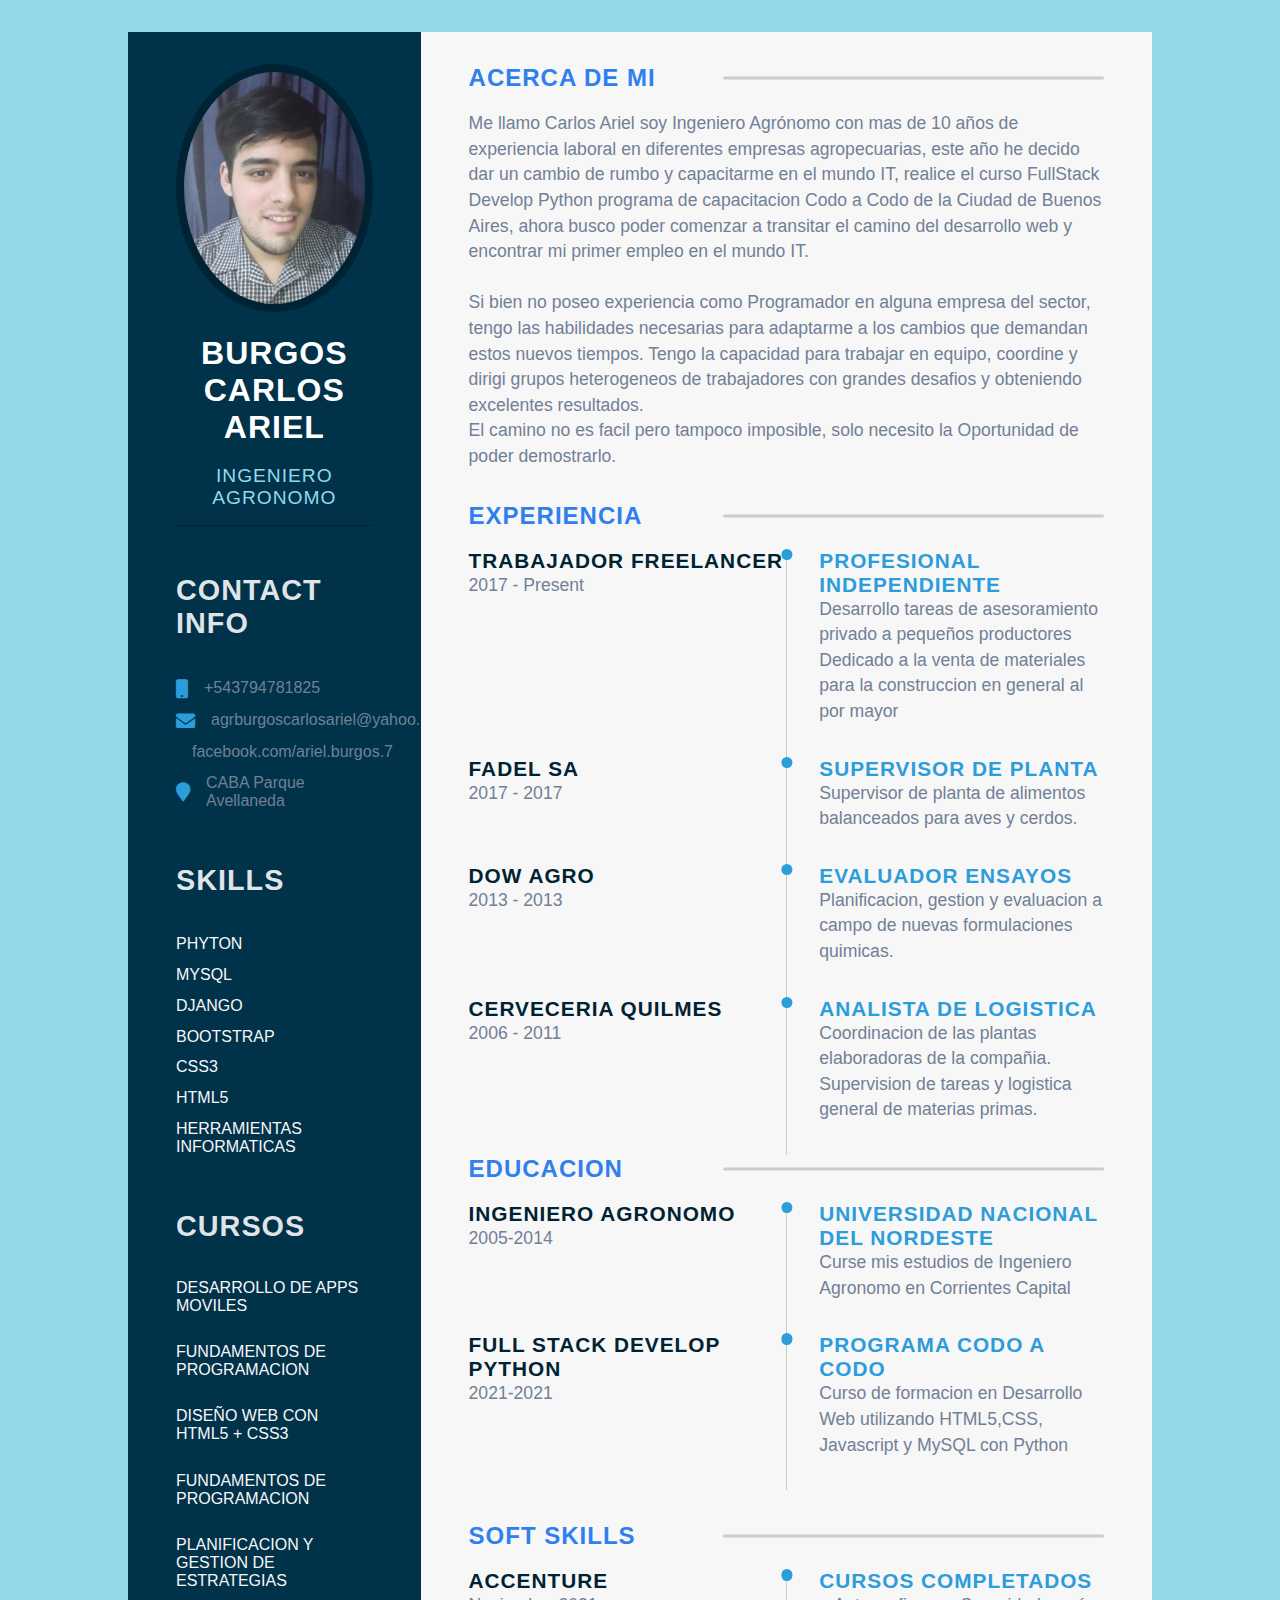
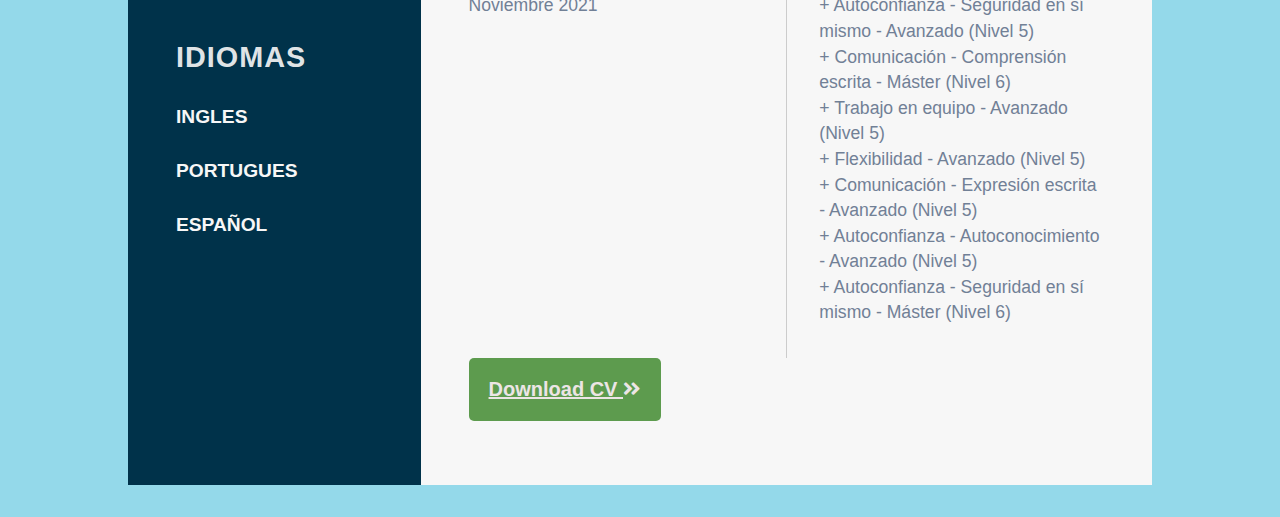
<file: CV.html>
<!DOCTYPE html>
<html lang="en">
<head>
    <meta charset="UTF-8">
    <meta http-equiv="X-UA-Compatible" content="IE=edge">
    <meta name="viewport" content="width=device-width, initial-scale=1.0">
    <!-- Font -->
    <link href="https://fonts.googleapis.com/css2?family=Oswald:wght@300;400;500&display=swap" rel="stylesheet">
    <!-- Font Awesome -->
    <link rel="stylesheet" href="https://cdnjs.cloudflare.com/ajax/libs/font-awesome/5.13.0/css/all.min.css">
    <link rel="stylesheet" href="stylesCV.css">
    <title> Ing Ariel </title>
</head>

    <body>
        <main class="main-content">
            <section class="left-section">
                <div class="left-content">
                    <div class="profile">
                        <div class="image">
                            <img src="myPhoto.jpeg" alt="">
                        </div>
                        <h2 class="name">Burgos Carlos Ariel</h2>
                        <p class="career">Ingeniero Agronomo</p>
                    </div>
                    <div class="contact-info">
                        <h2 class="main-title">Contact Info</h2>
                        <ul>
                            <li>
                                <i class="fa fa-mobile" aria-hidden="true"></i>
                                +543794781825
                            </li>
                            <li>
                                <i class="fa fa-envelope" aria-hidden="true"></i>
                                agrburgoscarlosariel@yahoo.com
                            </li>
                            
                            <li>
                                <i class="fa fa-facebook-official" aria-hidden="true"></i>
                                facebook.com/ariel.burgos.7
                            </li>
                            
                            <li>
                                <i class="fa fa-map-marker"></i>
                                CABA Parque Avellaneda
                            </li>
                        </ul>
                    </div>
                    <div class="skills-section">
                        <h3 class="main-title">Skills</h3>
                        <ul>
                            <li>
                                <p class="skill-title">Phyton</p>
                            </li>
                            <li>
                                <p class="skill-title">MySQL</p>
                            </li>
                            <li>
                                <p class="skill-title">Django</p>
                            </li>
                            <li>
                                <p class="skill-title">Bootstrap</p>
                            </li>
                            <li>
                                <p class="skill-title">CSS3</p>
                                
                            </li>
                            <li>
                                <p class="skill-title">HTML5</p>
                            </li>
                            <li>
                                <p class="skill-title">Herramientas Informaticas</p>
                            </li>
                        </ul>
                    </div>
                    <div class="references-section">
                        <h3 class="main-title">Cursos</h3>
                        <div class="sub-title">
                            <h3 ></h3>
                            <ul>
                                 <li>
                                    <p class="skill-title">Desarrollo de Apps Moviles</p>
                                 </li><br>
                                <li>
                                    <p class="skill-title">Fundamentos de Programacion</p>
                                </li><br>
                                <li>
                                    <p class="skill-title">Diseño web con HTML5 + CSS3</p>
                                </li>
                                <li><br>
                                    <p class="skill-title">Fundamentos de Programacion</p>
                                </li>
                                <li><br>
                                    <p class="skill-title">Planificacion y gestion de estrategias</p>
                                </li>
                            </ul>

                        </div>

                    </div>
                    <div class="references-section">
                        <h3 class="main-title">Idiomas</h3>
                        <div class="referee">
                            <h4 class="sub-title">Ingles</h4>
                        </div>
                        <div class="referee">
                            <h4 class="sub-title">Portugues</h4>
                        </div>
                        <div class="referee">
                            <h4 class="sub-title">Español</h4>
                        </div>
                    </div>
                </div>
            </section>
            <section class="right-section">
                <div class="right-main-content">
                    <section class="about sect">
                        <h2 class="right-title">Acerca de mi</h2>
                        <p class="para">
                            Me llamo Carlos Ariel soy Ingeniero Agrónomo con mas de 10 años de experiencia laboral en diferentes empresas agropecuarias, este año he decido 
                            dar un cambio de rumbo y capacitarme en el mundo IT, realice el curso FullStack Develop Python programa de capacitacion Codo a Codo de la Ciudad de Buenos Aires,
                            ahora busco poder comenzar a transitar el camino del desarrollo web y encontrar mi primer empleo en el mundo IT. <br>
                            <br>
                            Si bien no poseo experiencia como Programador en alguna empresa del sector, tengo las habilidades necesarias para adaptarme a los cambios que demandan estos nuevos tiempos.
                            Tengo la capacidad para trabajar en equipo, coordine y dirigi grupos heterogeneos de trabajadores con grandes desafios y obteniendo excelentes
                            resultados.
                            <br>
                            El camino no es facil pero tampoco imposible, solo necesito la Oportunidad de poder demostrarlo.
                        </p>
                    </section>
    
                    <section class="experince sect">
                        <h2 class="right-title">Experiencia</h2>
                        <div class="timeline">
                            <div class="left-tl-content">
                                <h5 class="tl-title">Trabajador Freelancer</h5>
                                <p class="para">2017 - Present</p>
                            </div>
                            <div class="right-tl-content">
                                <div class="tl-content">
                                    <h5 class="tl-title-2">Profesional Independiente</h5>
                                    <p class="para">
                                        Desarrollo tareas de asesoramiento privado a pequeños productores
                                        Dedicado a la venta de materiales para la construccion en general
                                        al por mayor
                                    </p>
                                </div>
                            </div>
                        </div>
                        <div class="timeline">
                            <div class="left-tl-content">
                                <h5 class="tl-title">Fadel SA</h5>
                                <p class="para">2017 - 2017</p>
                            </div>
                            <div class="right-tl-content">
                                <div class="tl-content">
                                    <h5 class="tl-title-2">Supervisor de Planta</h5>
                                    <p class="para">
                                        Supervisor de planta de alimentos balanceados para aves y cerdos.
                                    </p>
                                </div>
                            </div>
                        </div>
                        <div class="timeline">
                            <div class="left-tl-content">
                                <h5 class="tl-title">Dow Agro</h5>
                                <p class="para">2013 - 2013</p>
                            </div>
                            <div class="right-tl-content">
                                <div class="tl-content">
                                    <h5 class="tl-title-2">Evaluador Ensayos</h5>
                                    <p class="para">
                                        Planificacion, gestion y evaluacion a campo de nuevas formulaciones quimicas.
                                    </p>
                                </div>
                            </div>
                        </div>
                        <div class="timeline">
                            <div class="left-tl-content">
                                <h5 class="tl-title">Cerveceria Quilmes</h5>
                                <p class="para">2006 - 2011</p>
                            </div>
                            <div class="right-tl-content">
                                <div class="tl-content">
                                    <h5 class="tl-title-2">Analista de Logistica</h5>
                                    <p class="para">
                                        Coordinacion de las plantas elaboradoras de la compañia.
                                        Supervision de tareas y logistica general de materias primas.
                                    </p>
                                </div>
                            </div>
                        </div>
                        <h2 class="right-title">Educacion</h2>
                        <div class="timeline">
                           <div class="left-tl-content">
                                <h5 class="tl-title">Ingeniero Agronomo</h5>
                                <p class="para">2005-2014</p>
                            </div>
                            <div class="right-tl-content">
                                <div class="tl-content">
                                    <h5 class="tl-title-2">Universidad Nacional del Nordeste</h5>
                                    <p class="para">
                                        Curse mis estudios de Ingeniero Agronomo en Corrientes Capital
                                    </p>
                                </div>
                            </div>
                            <div class="left-tl-content">
                                <h5 class="tl-title">Full Stack Develop Python</h5>
                                <p class="para">2021-2021</p>
                            </div>
                            <div class="right-tl-content">
                                <div class="tl-content">
                                    <h5 class="tl-title-2">Programa Codo a Codo</h5>
                                    <p class="para">
                                        Curso de formacion en Desarrollo Web utilizando HTML5,CSS, Javascript y MySQL con Python
                                    </p>
                            </div>
                    </section>
                    <section class="awards sect">
                        <h2 class="right-title">Soft Skills</h2>
                        <div class="timeline">
                            <div class="left-tl-content">
                                <h5 class="tl-title">Accenture</h5>
                                <p class="para">Noviembre 2021</p>
                            </div>
                            <div class="right-tl-content">
                                <div class="tl-content">
                                    <h5 class="tl-title-2">Cursos Completados</h5>
                                    <p class="para">
                                        + Autoconfianza - Seguridad en sí mismo - Avanzado (Nivel 5)<br>
                                        + Comunicación - Comprensión escrita - Máster (Nivel 6)<br> 
                                        + Trabajo en equipo - Avanzado (Nivel 5)<br>
                                        + Flexibilidad - Avanzado (Nivel 5)<br> 
                                        + Comunicación - Expresión escrita - Avanzado (Nivel 5)<br>
                                        + Autoconfianza - Autoconocimiento - Avanzado (Nivel 5)<br> 
                                        + Autoconfianza - Seguridad en sí mismo - Máster (Nivel 6)<br>
                                    </p>
                                </div>
                            </div>
                        </div>
                        <a href="Cv/CV-ArielBurgos.pdf" class="btn1">Download CV <i class="fas fa-angle-double-right"></i></a>
                    </section>
                </div>
            </section>
    </body>
    </html>
</file>
<file: stylesCV.css>
*{
    padding: 0;
    margin: 0;
    box-sizing: border-box;
    list-style: none;
    font-family: 'Nunito', sans-serif;
}

body{
    background-color: #94D9EA;
}

.main-content{
    min-height: 100vh;
    width: 80%;
    margin: 2rem auto;
    display: grid;
    grid-template-columns: repeat(7, 1fr);
}

.left-section{
    grid-column: span 2;
    height: 100%;
    background-color: #00324A;
}
.right-section{
    grid-column: span 5;
    background-color: #f7f7f7;
    height: 100%;
}


.left-content{
    padding: 2rem 3rem;
}
.profile{
    width: 100%;
    border-bottom: 1px solid #002333;
}

.image{
    width: 100%;
    text-align: center;
}
.profile img{
    width: 100%;
    border-radius: 50%;
    border: 8px solid #002333;
    
}

.name{
    font-size: 2rem;
    color: white;
    text-align: center;
    text-transform: uppercase;
    letter-spacing: 1px;
    padding: 1.2rem 0;
}

.career{
    font-size: 1.2rem;
    color: #94D9EA;
    text-align: center;
    text-transform: uppercase;
    letter-spacing: 1px;
    padding-bottom: 1rem;
}

.main-title{
    font-size: 1.8rem;
    text-transform: uppercase;
    letter-spacing: 1px;
    color: #f7f7f7ec;
    padding-top: 3rem;
}

.contact-info ul{
    padding-top: 2rem;
}

.contact-info ul li{
    padding: .4rem 0;
    display: flex;
    align-items: center;
    color: #718096;
}
.contact-info ul li i{
    padding-right: 1rem;
    font-size: 1.2rem;
    color: #2D9CDB;
}

.skills-section ul{
    padding-top: 2rem;
}
.skills-section ul li{
    display: grid;
    grid-template-columns: repeat(2, 1fr);
    padding: .4rem 0;
}

.progress-bar{
    width: 100%;
    height: .4rem;
    background-color: #2f81ed5b;
    position: relative;
    border-radius: 12px;
}
.progress{
    height: 100%;
    position: absolute;
    left: 0;
    background-color: #2D9CDB;
    border-radius: 12px;
}



.skill-title{
    text-transform: uppercase;
    color: #f7f7f7;
    font-size: 1rem;
}

.sub-title{
    padding-top: 2rem;
    font-size: 1.2rem;
    text-transform: uppercase;
    color: #f7f7f7;
}



.references-section li{
    color: #ccc;
    padding: .2rem 0;
}
.references-section li i{
    padding-right: .5rem;
    font-size: 1.2rem;
    color: #2D9CDB;
}

.right-main-content{
    padding: 2rem 3rem;
}


.right-title{
    letter-spacing: 1px;
    text-transform: uppercase;
    color: #2F80ED;
    margin-bottom: 1.2rem;
    position: relative;
}

.right-title::after{
    content: "";
    position: absolute;
    width: 60%;
    height: .2rem;
    background-color: #ccc;
    border-radius: 12px;
    right: 0;
    top: 50%;
    transform: translateY(-50%);
}

.para{
    line-height: 1.6rem;
    color: #718096;
    font-size: 1.1rem;
}

.sect{
    padding-bottom: 2rem;
}

.timeline{
    display: grid;
    grid-template-columns: repeat(2, 1fr);
}

.tl-title{
    letter-spacing: 1px;
    font-size: 1.3rem;
    color: #002333;
    text-transform: uppercase;
}
.tl-title-2{
    letter-spacing: 1px;
    font-size: 1.3rem;
    color: #2D9CDB;
    text-transform: uppercase;
}

.tl-content{
    border-left: 1px solid #ccc;
    padding-left: 2rem;
    position: relative;
    padding-bottom: 2rem;
}

.tl-title-2::before{
    content: "";
    position: absolute;
    width: .7rem;
    height: .7rem;
    background-color: #2D9CDB;
    border-radius: 50%;
    transform: translateX(-50%);
    left: 0;
}
.btn1 {
    cursor: pointer;
    display: inline-block;
    border: 0;
    font-weight: bold;
    padding: 1em;
    background: #5d9b4e;
    color: rgb(236, 229, 229);
    font-size: 20px;
    border-radius: 5px;
}
/*Media Querries
@media screen and (max-width:823px){
    .right-title::after{
        width: 40%;
    }
}*/
@media screen and (max-width:681px){
    .right-title::after{
        width: 30%;
    }
}
@media screen and (max-width:768px){
    .timeline{
        grid-template-columns: repeat(1, 1fr);
    }
}
@media screen and (max-width:768px){
    .left-section{
        grid-column: span 3;
    }
    .right-section{
        grid-column: span 4;
    }
}
@media screen and (max-width:1200px){
    .main-content{
        grid-template-columns: repeat(1, 1fr);
    }
    .profile img{
        width: 40%;
    }
}
@media screen and (max-width:700px){
    .profile img{
        width: 60%;
    }
}
@media screen and (max-width:390px){
    .name{
        font-size: 1.5rem;
    }
}
</file>
